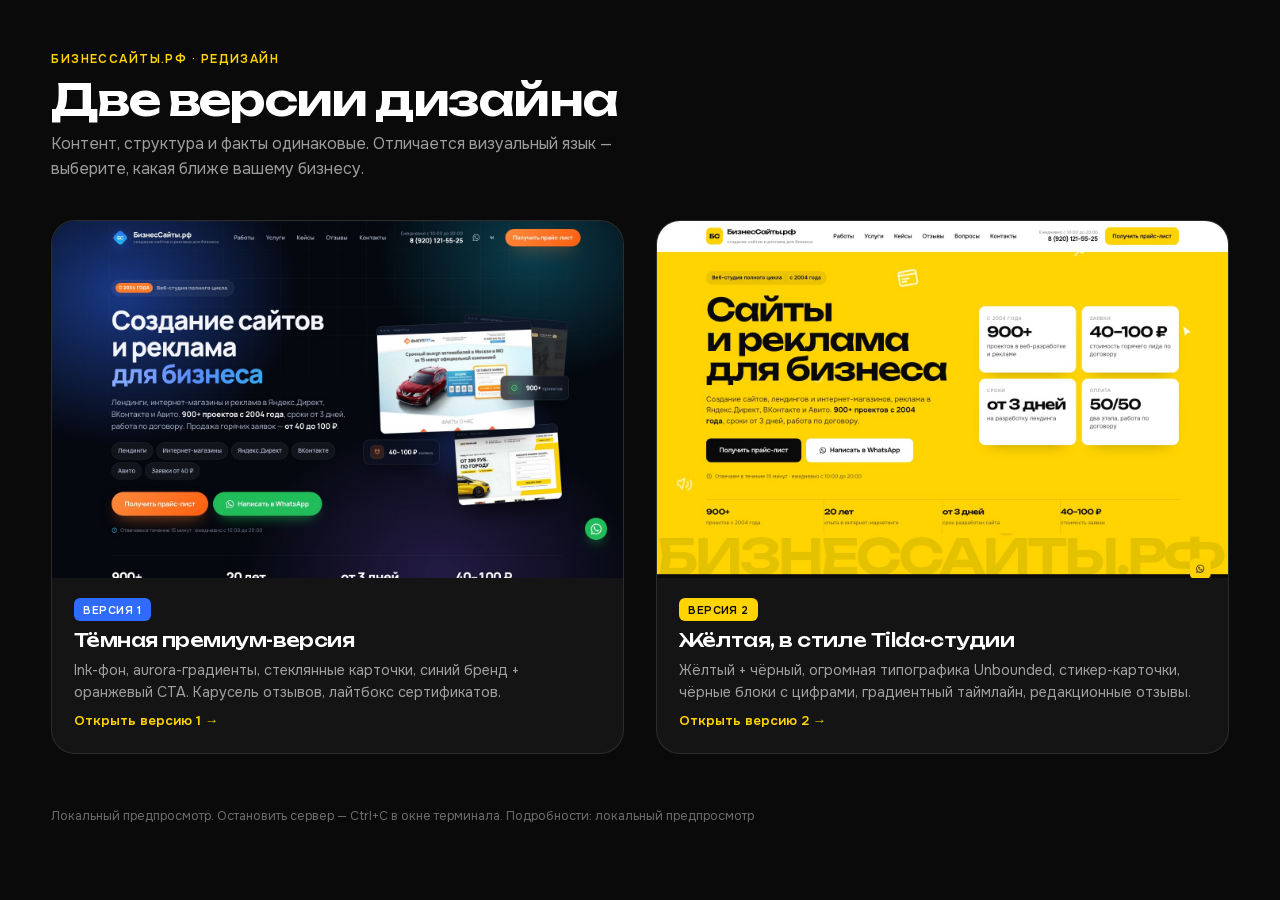
<file: index.html>
<!DOCTYPE html>
<html lang="ru">
<head>
<meta charset="utf-8">
<meta name="viewport" content="width=device-width, initial-scale=1">
<title>БизнесСайты.рф — две версии дизайна</title>
<meta name="robots" content="noindex,nofollow">
<link rel="icon" href="img/favicon.svg" type="image/svg+xml">
<link rel="stylesheet" href="v2/assets/fonts/fonts-v2.css">
<style>
  * { box-sizing: border-box; }
  body {
    margin: 0;
    font-family: "Onest", -apple-system, BlinkMacSystemFont, "Segoe UI", Roboto, sans-serif;
    background: #0a0a0a;
    color: #fff;
    min-height: 100vh;
    padding: clamp(1.5rem, 4vw, 3.5rem);
    display: grid;
    gap: clamp(1.5rem, 3vw, 2.5rem);
    align-content: start;
  }
  header { display: grid; gap: 0.6rem; max-width: 720px; }
  .eyebrow {
    font-size: 0.75rem; letter-spacing: 0.12em; text-transform: uppercase;
    color: #ffd400; font-weight: 600;
  }
  h1 {
    font-family: "Unbounded", sans-serif;
    font-size: clamp(1.6rem, 3.6vw, 2.8rem);
    font-weight: 600; letter-spacing: -0.04em; line-height: 1.02; margin: 0;
  }
  header p { margin: 0; color: rgba(255,255,255,.6); line-height: 1.55; max-width: 60ch; }
  .grid {
    display: grid;
    grid-template-columns: repeat(2, minmax(0, 1fr));
    gap: clamp(1rem, 2.5vw, 2rem);
  }
  .card {
    display: grid;
    border-radius: 24px;
    overflow: hidden;
    background: #141414;
    border: 1px solid rgba(255,255,255,.1);
    text-decoration: none;
    color: #fff;
    transition: transform .25s cubic-bezier(.22,1,.36,1), border-color .25s;
  }
  .card:hover { transform: translateY(-4px); border-color: rgba(255,255,255,.3); }
  .card img { width: 100%; aspect-ratio: 16 / 10; object-fit: cover; object-position: top center; }
  .card__body { display: grid; gap: .5rem; padding: 1.25rem 1.35rem 1.5rem; }
  .tag {
    justify-self: start; padding: .3rem .6rem; border-radius: 6px;
    font-size: .7rem; font-weight: 600; letter-spacing: .04em; text-transform: uppercase;
    background: #ffd400; color: #0a0a0a;
  }
  .tag--dark { background: #2f6bff; color: #fff; }
  .card__title { font-family: "Unbounded", sans-serif; font-size: 1.15rem; font-weight: 500; letter-spacing: -.03em; }
  .card__text { font-size: .9rem; color: rgba(255,255,255,.6); line-height: 1.5; }
  .card__link { font-size: .85rem; font-weight: 600; color: #ffd400; }
  footer { font-size: .78rem; color: rgba(255,255,255,.4); margin-top: 1rem; }
  footer a { color: rgba(255,255,255,.65); }
  @media (max-width: 860px) { .grid { grid-template-columns: minmax(0, 1fr); } }
</style>
</head>
<body>
<header>
  <span class="eyebrow">БизнесСайты.рф · редизайн</span>
  <h1>Две версии дизайна</h1>
  <p>Контент, структура и факты одинаковые. Отличается визуальный язык — выберите, какая ближе вашему бизнесу.</p>
</header>

<div class="grid">
  <a class="card" href="v1/">
    <img src="img/v1-preview.jpg" alt="Версия 1 — тёмная">
    <span class="card__body">
      <span class="tag tag--dark">Версия 1</span>
      <span class="card__title">Тёмная премиум-версия</span>
      <span class="card__text">Ink-фон, aurora-градиенты, стеклянные карточки, синий бренд + оранжевый CTA. Карусель отзывов, лайтбокс сертификатов.</span>
      <span class="card__link">Открыть версию 1 →</span>
    </span>
  </a>

  <a class="card" href="v2/">
    <img src="img/v2-preview.jpg" alt="Версия 2 — жёлтая">
    <span class="card__body">
      <span class="tag">Версия 2</span>
      <span class="card__title">Жёлтая, в стиле Tilda-студии</span>
      <span class="card__text">Жёлтый + чёрный, огромная типографика Unbounded, стикер-карточки, чёрные блоки с цифрами, градиентный таймлайн, редакционные отзывы.</span>
      <span class="card__link">Открыть версию 2 →</span>
    </span>
  </a>
</div>

<footer>
  Локальный предпросмотр. Остановить сервер — Ctrl+C в окне терминала.
  Подробности: локальный предпросмотр
</footer>
</body>
</html>
</file>
<file: v2/assets/fonts/fonts-v2.css>
/* Шрифты версии 2 (стиль «Молния»/Tilda): Onest — текст и UI, Unbounded — крупные заголовки.
   Self-hosted subsets: cyrillic-ext, cyrillic, latin-ext, latin. */

@font-face {
  font-family: 'Onest';
  font-style: normal;
  font-weight: 400 800;
  font-display: swap;
  src: url("onest-cyrillic-ext.woff2") format('woff2');
  unicode-range: U+0460-052F, U+1C80-1C8A, U+20B4, U+2DE0-2DFF, U+A640-A69F, U+FE2E-FE2F;
}

@font-face {
  font-family: 'Onest';
  font-style: normal;
  font-weight: 400 800;
  font-display: swap;
  src: url("onest-cyrillic.woff2") format('woff2');
  unicode-range: U+0301, U+0400-045F, U+0490-0491, U+04B0-04B1, U+2116;
}

@font-face {
  font-family: 'Onest';
  font-style: normal;
  font-weight: 400 800;
  font-display: swap;
  src: url("onest-latin-ext.woff2") format('woff2');
  unicode-range: U+0100-02BA, U+02BD-02C5, U+02C7-02CC, U+02CE-02D7, U+02DD-02FF, U+0304, U+0308, U+0329, U+1D00-1DBF, U+1E00-1E9F, U+1EF2-1EFF, U+2020, U+20A0-20AB, U+20AD-20C4, U+2113, U+2C60-2C7F, U+A720-A7FF;
}

@font-face {
  font-family: 'Onest';
  font-style: normal;
  font-weight: 400 800;
  font-display: swap;
  src: url("onest-latin.woff2") format('woff2');
  unicode-range: U+0000-00FF, U+0131, U+0152-0153, U+02BB-02BC, U+02C6, U+02DA, U+02DC, U+0304, U+0308, U+0329, U+2000-206F, U+20AC, U+2122, U+2191, U+2193, U+2212, U+2215, U+FEFF, U+FFFD;
}

@font-face {
  font-family: 'Unbounded';
  font-style: normal;
  font-weight: 500 900;
  font-display: swap;
  src: url("unbounded-cyrillic-ext.woff2") format('woff2');
  unicode-range: U+0460-052F, U+1C80-1C8A, U+20B4, U+2DE0-2DFF, U+A640-A69F, U+FE2E-FE2F;
}

@font-face {
  font-family: 'Unbounded';
  font-style: normal;
  font-weight: 500 900;
  font-display: swap;
  src: url("unbounded-cyrillic.woff2") format('woff2');
  unicode-range: U+0301, U+0400-045F, U+0490-0491, U+04B0-04B1, U+2116;
}

@font-face {
  font-family: 'Unbounded';
  font-style: normal;
  font-weight: 500 900;
  font-display: swap;
  src: url("unbounded-latin-ext.woff2") format('woff2');
  unicode-range: U+0100-02BA, U+02BD-02C5, U+02C7-02CC, U+02CE-02D7, U+02DD-02FF, U+0304, U+0308, U+0329, U+1D00-1DBF, U+1E00-1E9F, U+1EF2-1EFF, U+2020, U+20A0-20AB, U+20AD-20C4, U+2113, U+2C60-2C7F, U+A720-A7FF;
}

@font-face {
  font-family: 'Unbounded';
  font-style: normal;
  font-weight: 500 900;
  font-display: swap;
  src: url("unbounded-latin.woff2") format('woff2');
  unicode-range: U+0000-00FF, U+0131, U+0152-0153, U+02BB-02BC, U+02C6, U+02DA, U+02DC, U+0304, U+0308, U+0329, U+2000-206F, U+20AC, U+2122, U+2191, U+2193, U+2212, U+2215, U+FEFF, U+FFFD;
}
</file>
